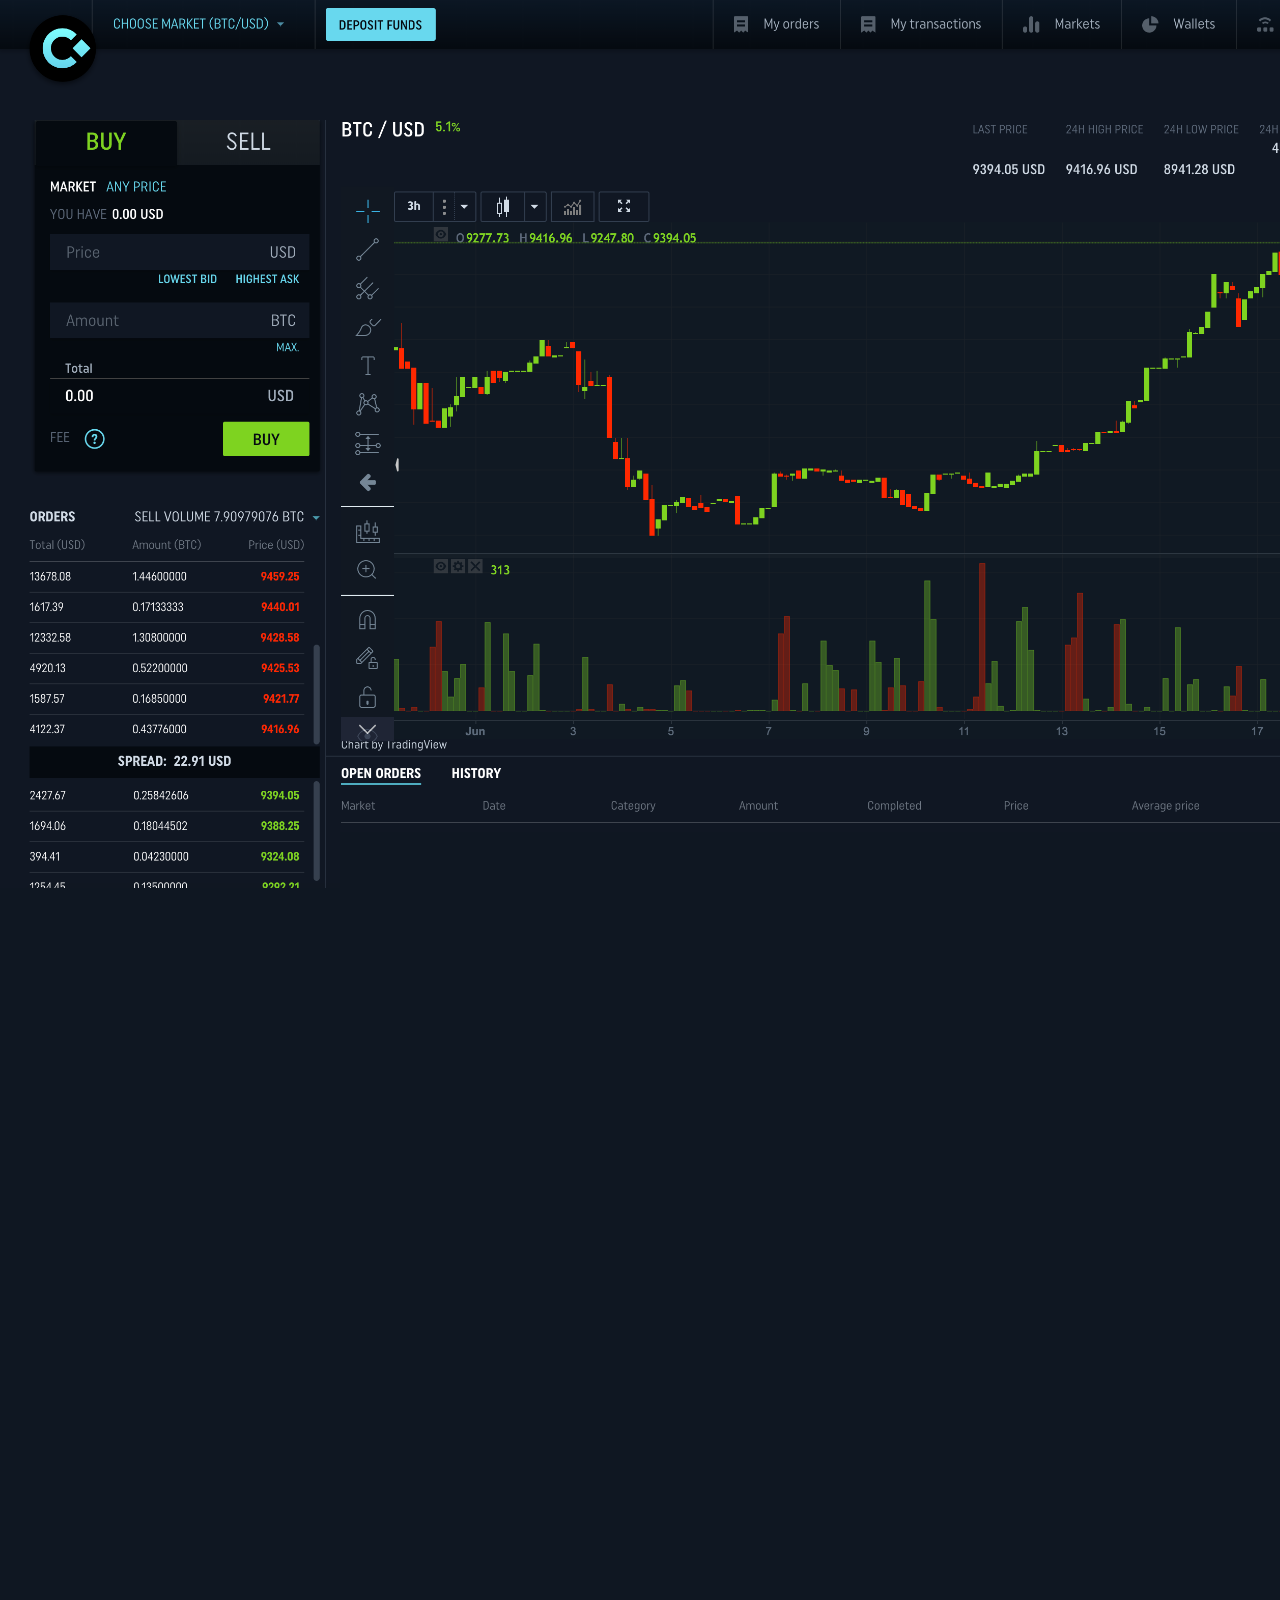
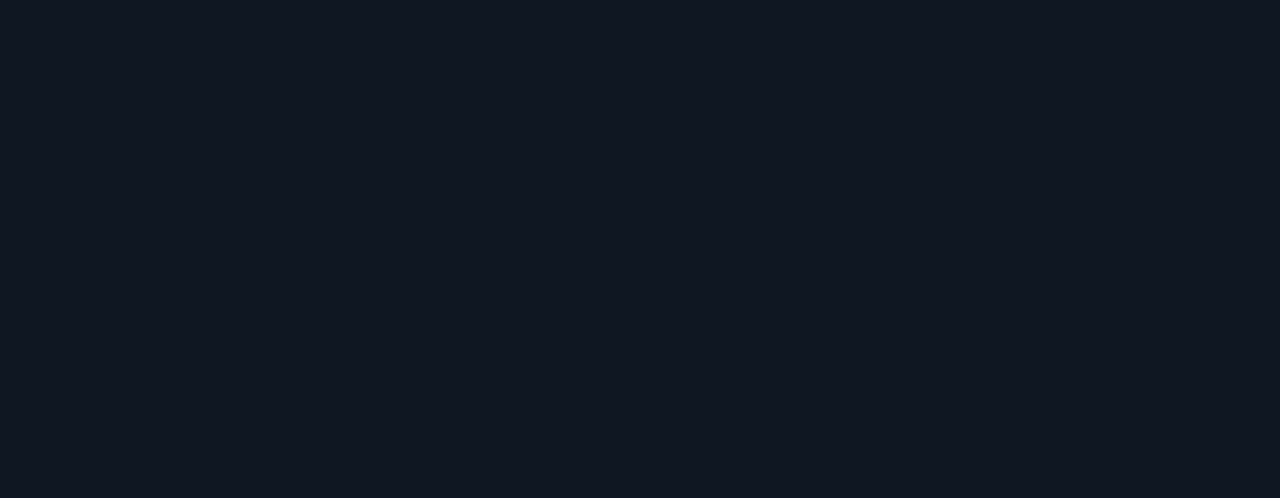
<file: public/index.html>
<!DOCTYPE html>
<html>
  <head>
    <meta charset="utf-8">
    <meta name="viewport" content="width=device-width, initial-scale=1">
    <title>LunarCRUSH Widget Galaxy Score</title>
    <!-- <link href="https://fonts.googleapis.com/css?family=Exo+2&display=swap" rel="stylesheet"> -->
    <link href="https://fonts.googleapis.com/css?family=Roboto&display=swap" rel="stylesheet">
    <style>
      body, html {
        margin: 0;
        padding: 0;
        width: 100%;
        background-color: #0f1722;
      }

      #galaxy-score-widget {
        border-style: none;
        width: 270px;
        height: 240px;
        font-family: 'Roboto', sans-serif;
        position: absolute;
        left: 1395px;
        top: 550px;
        z-index: 1;
      }

      #social-widget {
        border-style: none;
        width: 270px;
        height: 500px;
        font-family: 'Roboto', sans-serif;
        position: absolute;
        left: 1395px;
        top: 800px;
        background-color: #0f1722;
      }

      #news-widget {
        border-style: none;
        width: 1000px;
        height: 500px;
        font-family: 'Roboto', sans-serif;
        position: relative;
        left: 340px;
        background-color: #0f1722;
      }

      .metrics-widget {
        border-style: none;
        width: 1000px;
        height: 250px;
        font-family: 'Roboto', sans-serif;
        position: relative;
        left: 340px;
        background-color: #0f1722;
      }

      #metrics-widget-galaxy-score {
        margin-top: -60px;
      }

      /* #wrapper {
        position: absolute;
        width: 100%;
        height: 100%;
        background-attachment: fixed;
        background-image: url('coin-page.png');
        background-repeat: no-repeat;
        background-size: 100% 100%;
        background-position: top left;
      } */
    </style>
    <script>
      var paletteLight = {
        type: 'dark',
        common: { black: 'rgba(0, 0, 0, 1)', white: 'rgba(255, 255, 255, 1)' },
        // background: { paper: '#2e3540', default: '#272b34' },
        background: { paper: '#202327', default: '#191a1e' },
        primary: {
          light: 'rgba(126,211,32, 1)',
          main: 'rgba(126,211,32, 1)',
          dark: 'rgba(126,211,32, 1)',
          contrastText: 'rgba(255, 255, 255, 1)'
        },
        secondary: {
          light: 'rgba(255,39,0, 1)',
          main: 'rgba(255,39,0, 1)',
          dark: 'rgba(255,39,0, 1)',
          contrastText: 'rgba(255, 255, 255, 1)'
        },
        error: {
          light: 'rgba(229, 115, 115, 1)',
          main: 'rgba(244, 67, 54, 1)',
          dark: 'rgba(211, 47, 47, 1)',
          contrastText: '#fff'
        },
        // contrastThreshold: 100,
        // tonalOffset: 100,
        text: {
          primary: 'rgba(255, 255, 255, 0.87)',
          secondary: 'rgba(209, 209, 209, 0.54)',
          disabled: 'rgba(134, 134, 134, 0.38)',
          hint: 'rgba(0, 0, 0, 0.38)'
        },
        typography: {
          fontFamily: "'Roboto', sans-serif",
          fontWeight: 300
        },
      };

      function setPalette() {
        return window.btoa(JSON.stringify(paletteLight))
      }

      function getQueryVariable(variable) {
        var query = window.location.search.substring(1);
        var vars = query.split('&');
        for (var i = 0; i < vars.length; i++) {
          var pair = vars[i].split('=');
          if (decodeURIComponent(pair[0]) == variable) {
            return decodeURIComponent(pair[1]);
          }
        }
        console.log('Query variable %s not found', variable);
      };

      function getProjectUrl() {
        if(local === true) {
          return 'http://localhost:3000'
        } else {
          return 'https://lunarcrush-widgets.firebaseapp.com'
        }
      }

      function getTestPageUrl() {
        if (local === true) {
          return 'https://localhost:5000'
        } else {
          return 'https://lunar-widget-test.firebaseapp.com'
        }
      }

      var local = false;

      window.onload = function () {
        var symbol = getQueryVariable('symbol') || 'BTC';
        var interval = getQueryVariable('interval') || '1 Week';
        var metric = getQueryVariable('metric') || 'galaxy_score';
        var projectUrl = getProjectUrl();
        var testPageUrl = getTestPageUrl();
        
        document.getElementById('galaxy-score-widget').src = projectUrl + '/galaxy?stylesheet=' + testPageUrl + '/theme.css&palette=' + setPalette() + '&symbol=' + symbol + '&interval=' + interval;
        document.getElementById('social-widget').src = projectUrl + '/social?stylesheet=' + testPageUrl + '/theme.css&palette=' + setPalette() + '&symbol=' + symbol + '&interval=' + interval;
        document.getElementById('news-widget').src = projectUrl + '/news?stylesheet=' + testPageUrl + '/theme.css&palette=' + setPalette() + '&symbol=' + symbol + '&interval=' + interval;
        document.getElementById('metrics-widget-galaxy-score').src = projectUrl + '/metrics?stylesheet=' + testPageUrl + '/theme.css&palette=' + setPalette() + '&symbol=' + symbol + '&interval=' + interval + '&metric=galaxy_score';
        document.getElementById('metrics-widget-social-score').src = projectUrl + '/metrics?stylesheet=' + testPageUrl + '/theme.css&palette=' + setPalette() + '&symbol=' + symbol + '&interval=' + interval + '&metric=social_score';
        // document.getElementById('metrics-widget-average-sentiment').src = projectUrl + '/metrics?stylesheet=' + testPageUrl + '/metrics-widget.css&palette=' + setPalette() + '&symbol=' + symbol + '&interval=' + interval + '&metric=average_sentiment';
        document.getElementById('metrics-widget-search-average').src = projectUrl + '/metrics?stylesheet=' + testPageUrl + '/theme.css&palette=' + setPalette() + '&symbol=' + symbol + '&interval=' + interval + '&metric=search_average';
      }
      
    </script>
  </head>
  <body>
    <div id="wrapper">
      <img src="/coin-page.png" alt="" width="1700" />
      <!-- <iframe width="100%" height="500" src="https://lunarcrush-widgets.firebaseapp.com/galaxy"></iframe> -->
      <!-- <iframe name="galaxy-score-widget" id="galaxy-score" src="https://lunarcrush-widgets.firebaseapp.com/galaxy?stylesheet=https://lunar-widget-test.firebaseapp.com/custom.css" frameborder="0" border="0" cellspacing="0"></iframe> -->
      <iframe name="galaxy-score-widget" id="galaxy-score-widget" frameborder="0" border="0" cellspacing="0" scrolling="no"></iframe>
      <iframe name="social-widget" id="social-widget" frameborder="0" border="0" cellspacing="0" scrolling="no"></iframe>
      <iframe name="metrics-widget-galaxy-score" id="metrics-widget-galaxy-score" class="metrics-widget" frameborder="0" border="0" cellspacing="0" scrolling="no"></iframe>
      <iframe name="metrics-widget-social-score" id="metrics-widget-social-score" class="metrics-widget" frameborder="0" border="0" cellspacing="0" scrolling="no"></iframe>
      <!-- <iframe name="metrics-widget-average-sentiment" id="metrics-widget-average-sentiment" class="metrics-widget" frameborder="0"
        border="0" cellspacing="0" scrolling="no"></iframe> -->
      <iframe name="metrics-widget-search-average" id="metrics-widget-search-average" class="metrics-widget" frameborder="0"
        border="0" cellspacing="0" scrolling="no"></iframe>
      <iframe name="news-widget" id="news-widget" frameborder="0" border="0" cellspacing="0" scrolling="no"></iframe>
      <!-- <iframe width="100%" height="500" src="https://lunarcrush-widgets.firebaseapp.com/"></iframe> -->
    </div>
  </body>
</html>
</file>
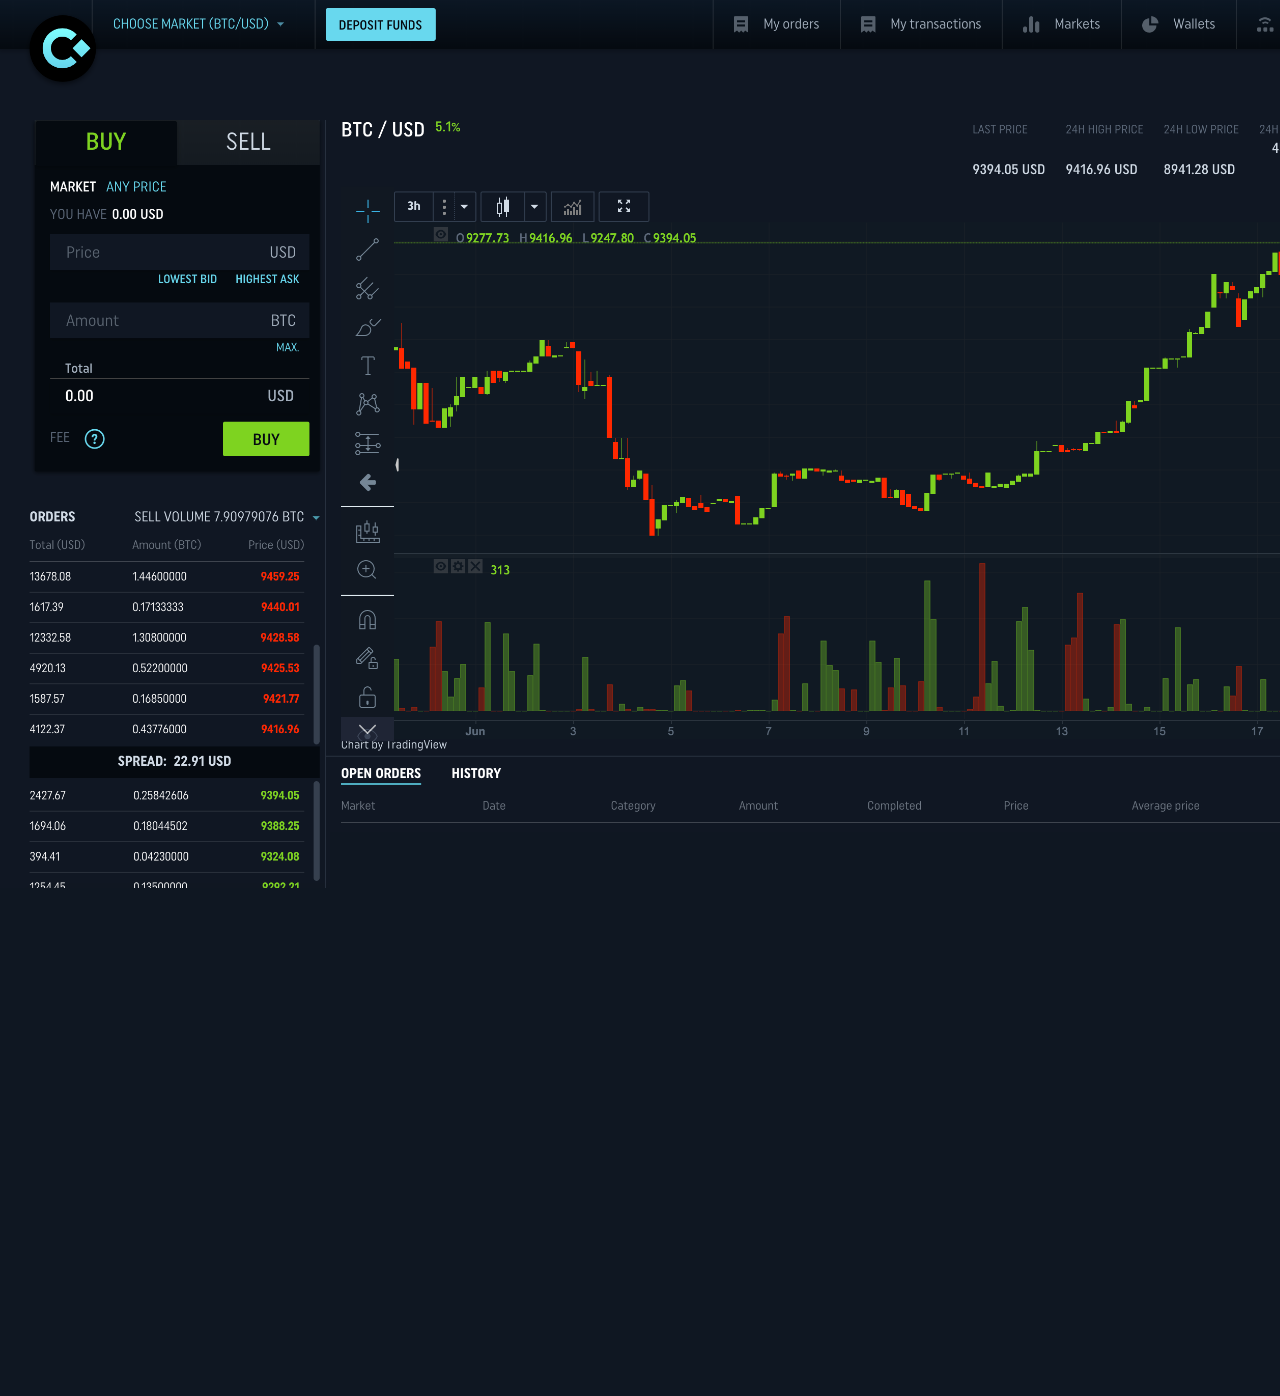
<file: news.html>
<!DOCTYPE html>
<html>

<head>
  <meta charset="utf-8">
  <meta name="viewport" content="width=device-width, initial-scale=1">
  <title>LunarCRUSH Widget News</title>
  <!-- <link href="https://fonts.googleapis.com/css?family=Exo+2&display=swap" rel="stylesheet"> -->
  <link href="https://fonts.googleapis.com/css?family=Roboto&display=swap" rel="stylesheet">
  <style>
    body,
    html {
      margin: 0;
      padding: 0;
      /* position: absolute; */
      /* width: 100%; */
      /* height: 1500px; */
      background-color: #0f1722;
    }

    #news-widget {
      border-style: none;
      width: 1000px;
      height: 500px;
      font-family: 'Roboto', sans-serif;
      position: relative;
      left: 330px;
      top: -60px;
      background-color: #0f1722;
    }
  </style>
  <script>
    var paletteLight = {
      type: 'dark',
      common: { black: 'rgba(0, 0, 0, 1)', white: 'rgba(255, 255, 255, 1)' },
      // background: { paper: '#2e3540', default: '#272b34' },
      background: { paper: '#202327', default: '#191a1e' },
      primary: {
        light: 'rgba(126,211,32, 1)',
        main: 'rgba(126,211,32, 1)',
        dark: 'rgba(126,211,32, 1)',
        contrastText: 'rgba(255, 255, 255, 1)'
      },
      secondary: {
        light: 'rgba(255,39,0, 1)',
        main: 'rgba(255,39,0, 1)',
        dark: 'rgba(255,39,0, 1)',
        contrastText: 'rgba(255, 255, 255, 1)'
      },
      error: {
        light: 'rgba(229, 115, 115, 1)',
        main: 'rgba(244, 67, 54, 1)',
        dark: 'rgba(211, 47, 47, 1)',
        contrastText: '#fff'
      },
      // contrastThreshold: 100,
      // tonalOffset: 100,
      text: {
        primary: 'rgba(255, 255, 255, 0.87)',
        secondary: 'rgba(209, 209, 209, 0.54)',
        disabled: 'rgba(134, 134, 134, 0.38)',
        hint: 'rgba(0, 0, 0, 0.38)'
      },
      typography: {
        fontFamily: "'Roboto', sans-serif",
        fontWeight: 300,
      },
    };

    function setPalette() {
      return window.btoa(JSON.stringify(paletteLight))
    }

    function getQueryVariable(variable) {
      var query = window.location.search.substring(1);
      var vars = query.split('&');
      for (var i = 0; i < vars.length; i++) {
        var pair = vars[i].split('=');
        if (decodeURIComponent(pair[0]) == variable) {
          return decodeURIComponent(pair[1]);
        }
      }
      console.log('Query variable %s not found', variable);
    };

    window.onload = function () {
      var symbol = getQueryVariable('symbol') || 'BTC';
      var interval = getQueryVariable('interval') || '1 Week';
      // document.getElementById('news-widget').src = 'http://localhost:3000/news?stylesheet=https://localhost:5000/news-widget.css&palette=' + setPalette() + '&symbol=' + symbol + '&interval=' + interval;
      document.getElementById('news-widget').src = 'https://lunarcrush-widgets.firebaseapp.com/news?stylesheet=https://lunar-widget-test.firebaseapp.com/news-widget.css&palette=' + setPalette() + '&symbol=' + symbol + '&interval=' + interval;
    }

  </script>
</head>

<body>
  <div id="wrapper">
    <img src="/coin-page.png" alt="" width="1700" />
    <iframe name="news-widget" id="news-widget" frameborder="0" border="0" cellspacing="0" scrolling="yes"></iframe>
  </div>
</body>

</html>
</file>
